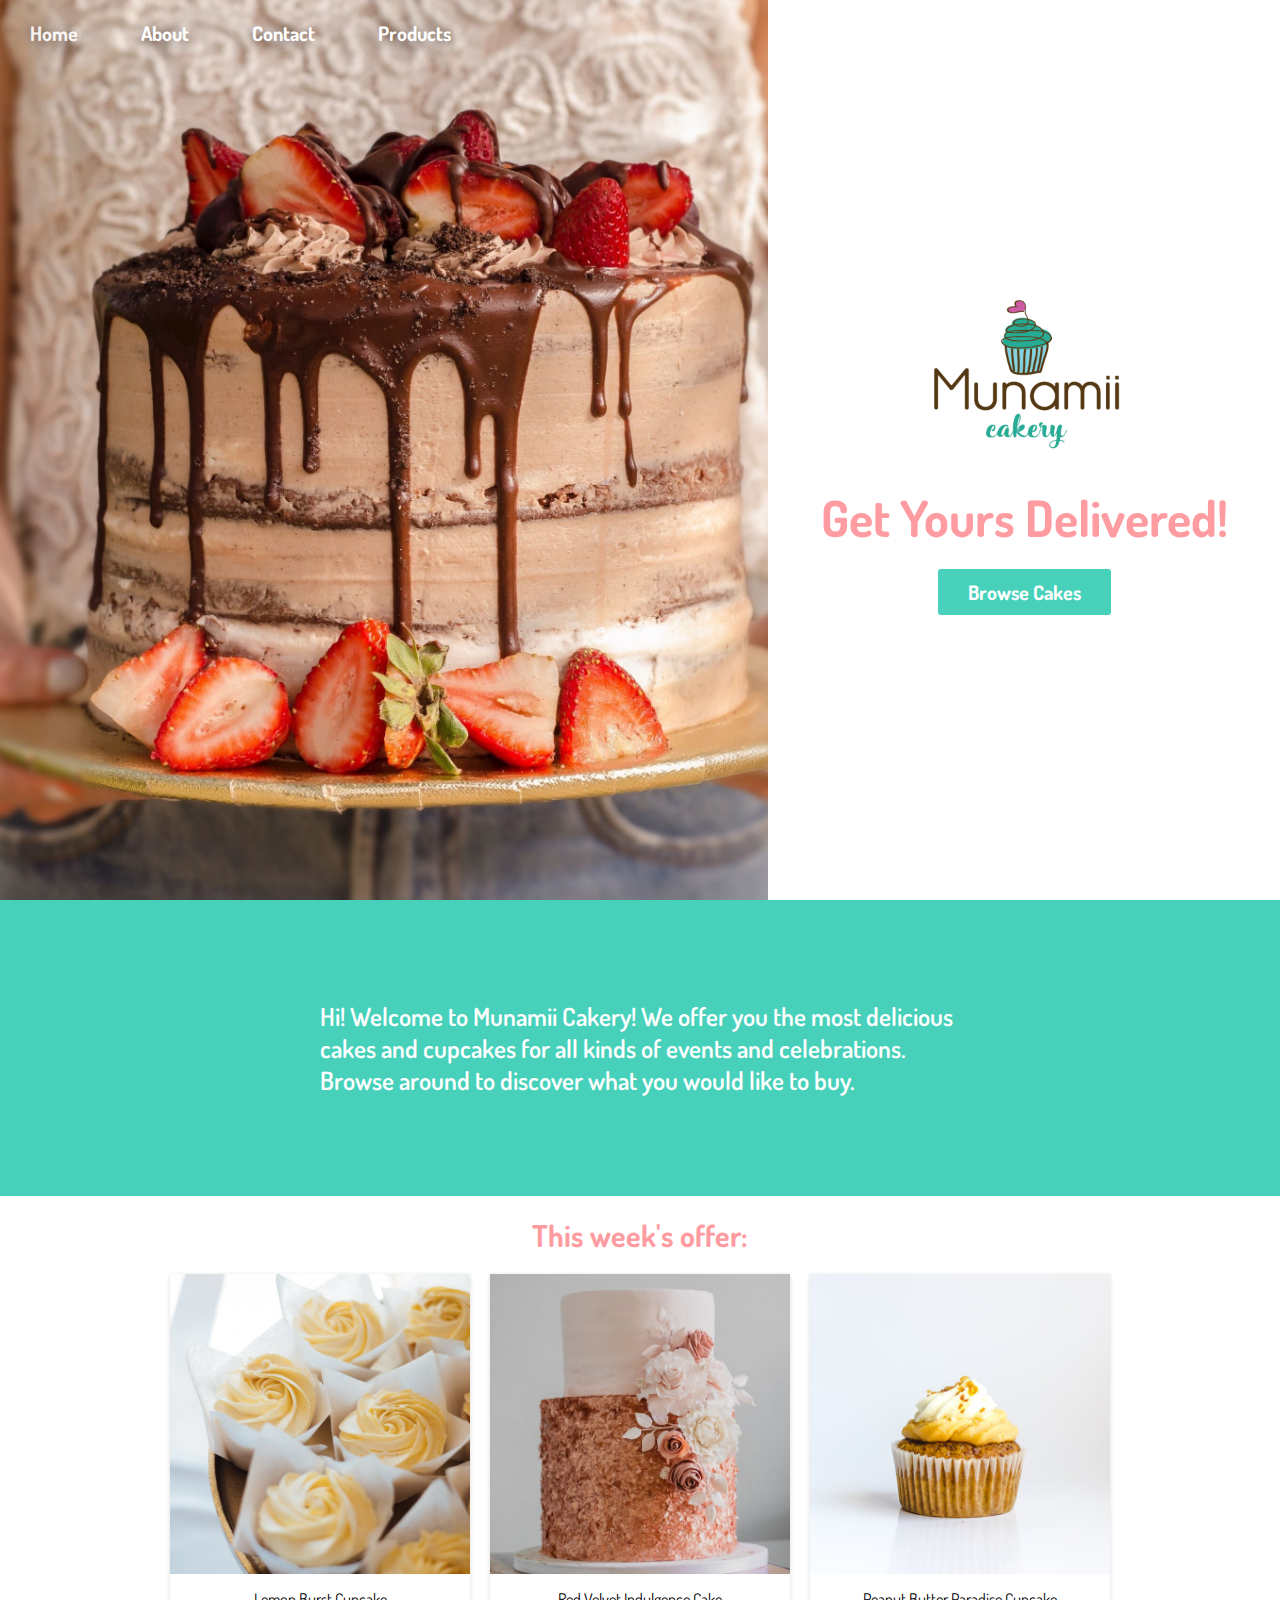
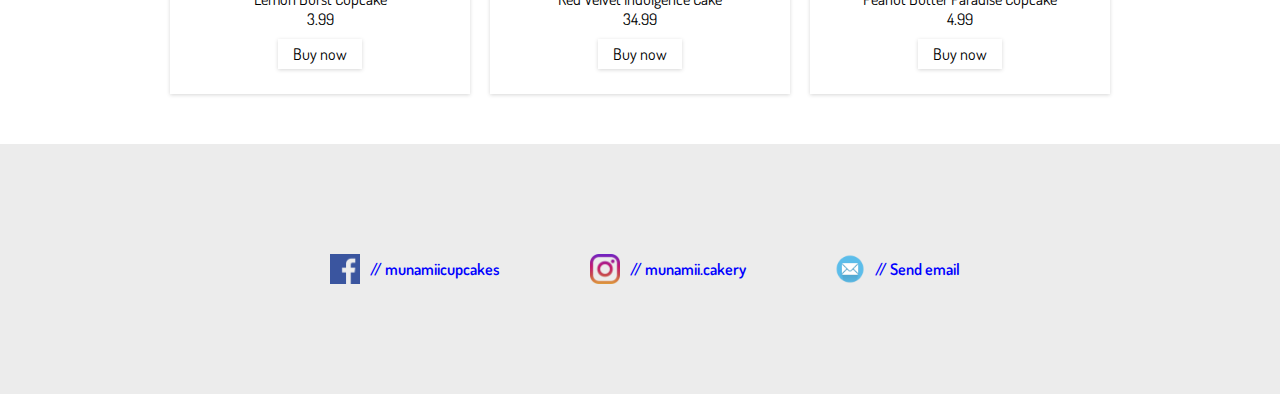
<file: index.html>
<!DOCTYPE html>
<html lang="en">
  <head>
    <meta charset="UTF-8" />
    <meta name="viewport" content="width=device-width, initial-scale=1.0" />
    <link rel="stylesheet" href="resources/css/style.css" />
    <link rel="icon" href="resources/images/favicon_munamii.png" />
    <title>Munamii Cakery</title>
  </head>
  <body>
    <nav>
      <a href="index.html">Home</a>
      <a href="pages/about.html">About</a>
      <a href="pages/contact.html">Contact</a>
      <a href="pages/products.html">Products</a>
    </nav>
    <header>
      <div class="coverImageMain"></div>
      <div class="coverCTA">
        <a href="index.html"><div class="logo"></div></a>
        <h1 class="ctaText">Get Yours Delivered!</h1>
        <a href="pages/products.html"
          ><button class="ctaButton">Browse Cakes</button></a
        >
      </div>
    </header>
    <main>
      <div class="ChosenProductsWrapper">
        <div class="pageInfoWrapper">
          <p>
            Hi! Welcome to Munamii Cakery! We offer you the most delicious cakes
            and cupcakes for all kinds of events and celebrations. Browse around
            to discover what you would like to buy.
          </p>
        </div>
        <h2>This week's offer:</h2>
        <div class="ChosenGrid"></div>
      </div>
    </main>
    <footer>
      <div class="links">
        <a href="https://www.facebook.com/munamiicupcakes/"
          ><img src="resources/images/facebook.png" alt="facebook Logo" />
          <p>// munamiicupcakes</p></a
        >
        <a href="https://www.instagram.com/munamii.cakery/"
          ><img src="resources/images/insta.png" alt="instagram Logo" />
          <p>// munamii.cakery</p></a
        >
        <a href="pages/contact.html"
          ><img src="resources/images/email.png" alt="Email Logo" />
          <p>// Send email</p></a
        >
      </div>
    </footer>
  </body>
  <script src="Js/script.js"></script>
</html>
</file>
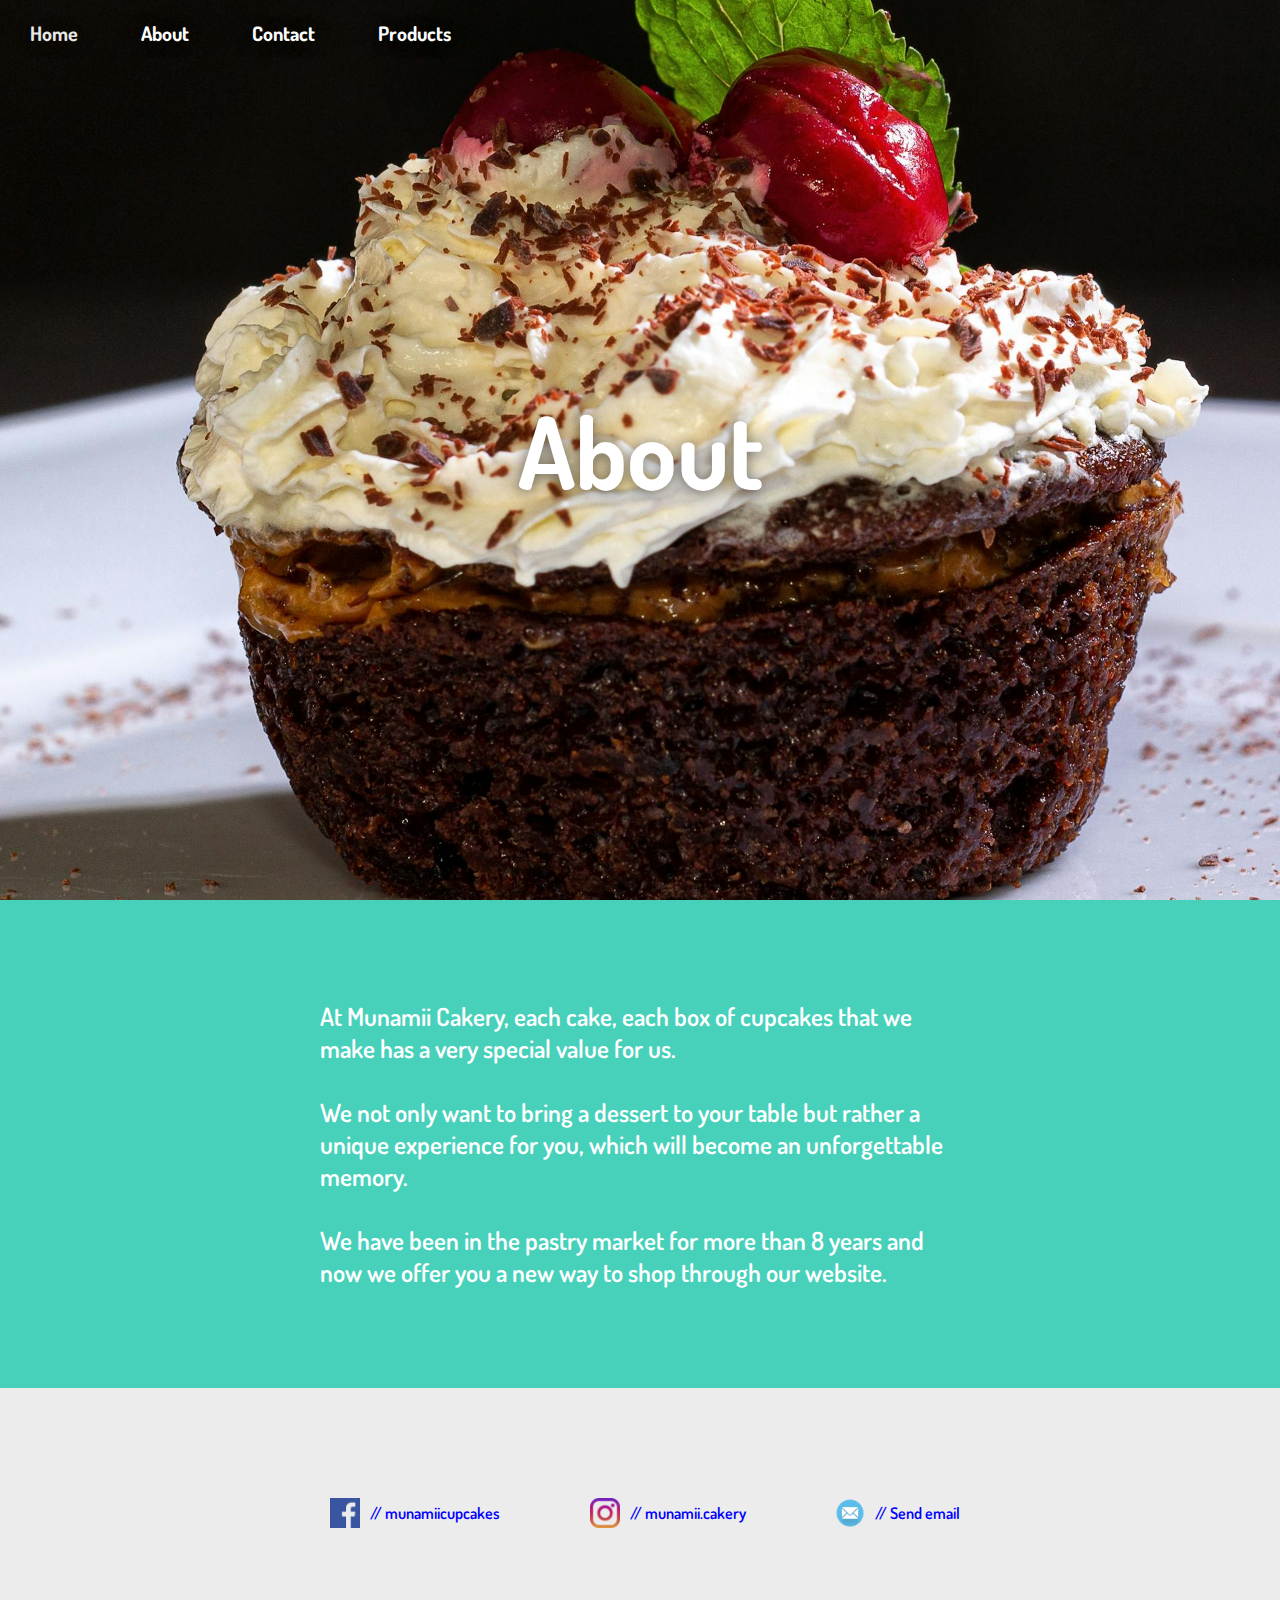
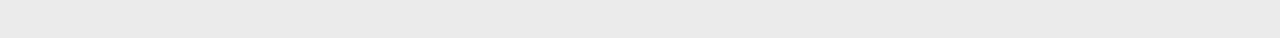
<file: pages/about.html>
<!DOCTYPE html>
<html lang="en">
  <head>
    <meta charset="UTF-8" />
    <meta name="viewport" content="width=device-width, initial-scale=1.0" />
    <link rel="stylesheet" href="../resources/css/style.css" />
    <link rel="icon" href="../resources/images/favicon_munamii.png" />
    <title>Munamii Cakery</title>
  </head>
  <body>
    <nav>
      <a href="../index.html">Home</a>
      <a href="about.html">About</a>
      <a href="contact.html">Contact</a>
      <a href="products.html">Products</a>
    </nav>
    <header>
      <div class="coverImagePages imageAbout">
        <h1>About</h1>
      </div>
    </header>
    <main>
      <div class="pageInfoWrapper">
        <p>
          At Munamii Cakery, each cake, each box of cupcakes that we make has a
          very special value for us. <br /><br />
          We not only want to bring a dessert to your table but rather a unique
          experience for you, which will become an unforgettable memory.
          <br /><br />
          We have been in the pastry market for more than 8 years and now we
          offer you a new way to shop through our website.
        </p>
      </div>
    </main>
    <footer>
      <div class="links">
        <a href="https://www.facebook.com/munamiicupcakes/"
          ><img src="../resources/images/facebook.png" alt="facebook Logo" />
          <p>// munamiicupcakes</p></a
        >
        <a href="https://www.instagram.com/munamii.cakery/"
          ><img src="../resources/images/insta.png" alt="instagram Logo" />
          <p>// munamii.cakery</p></a
        >
        <a href="contact.html"
          ><img src="../resources/images/email.png" alt="instagram Logo" />
          <p>// Send email</p></a
        >
      </div>
    </footer>
  </body>
  <script src="../Js/script.js"></script>
</html>
</file>
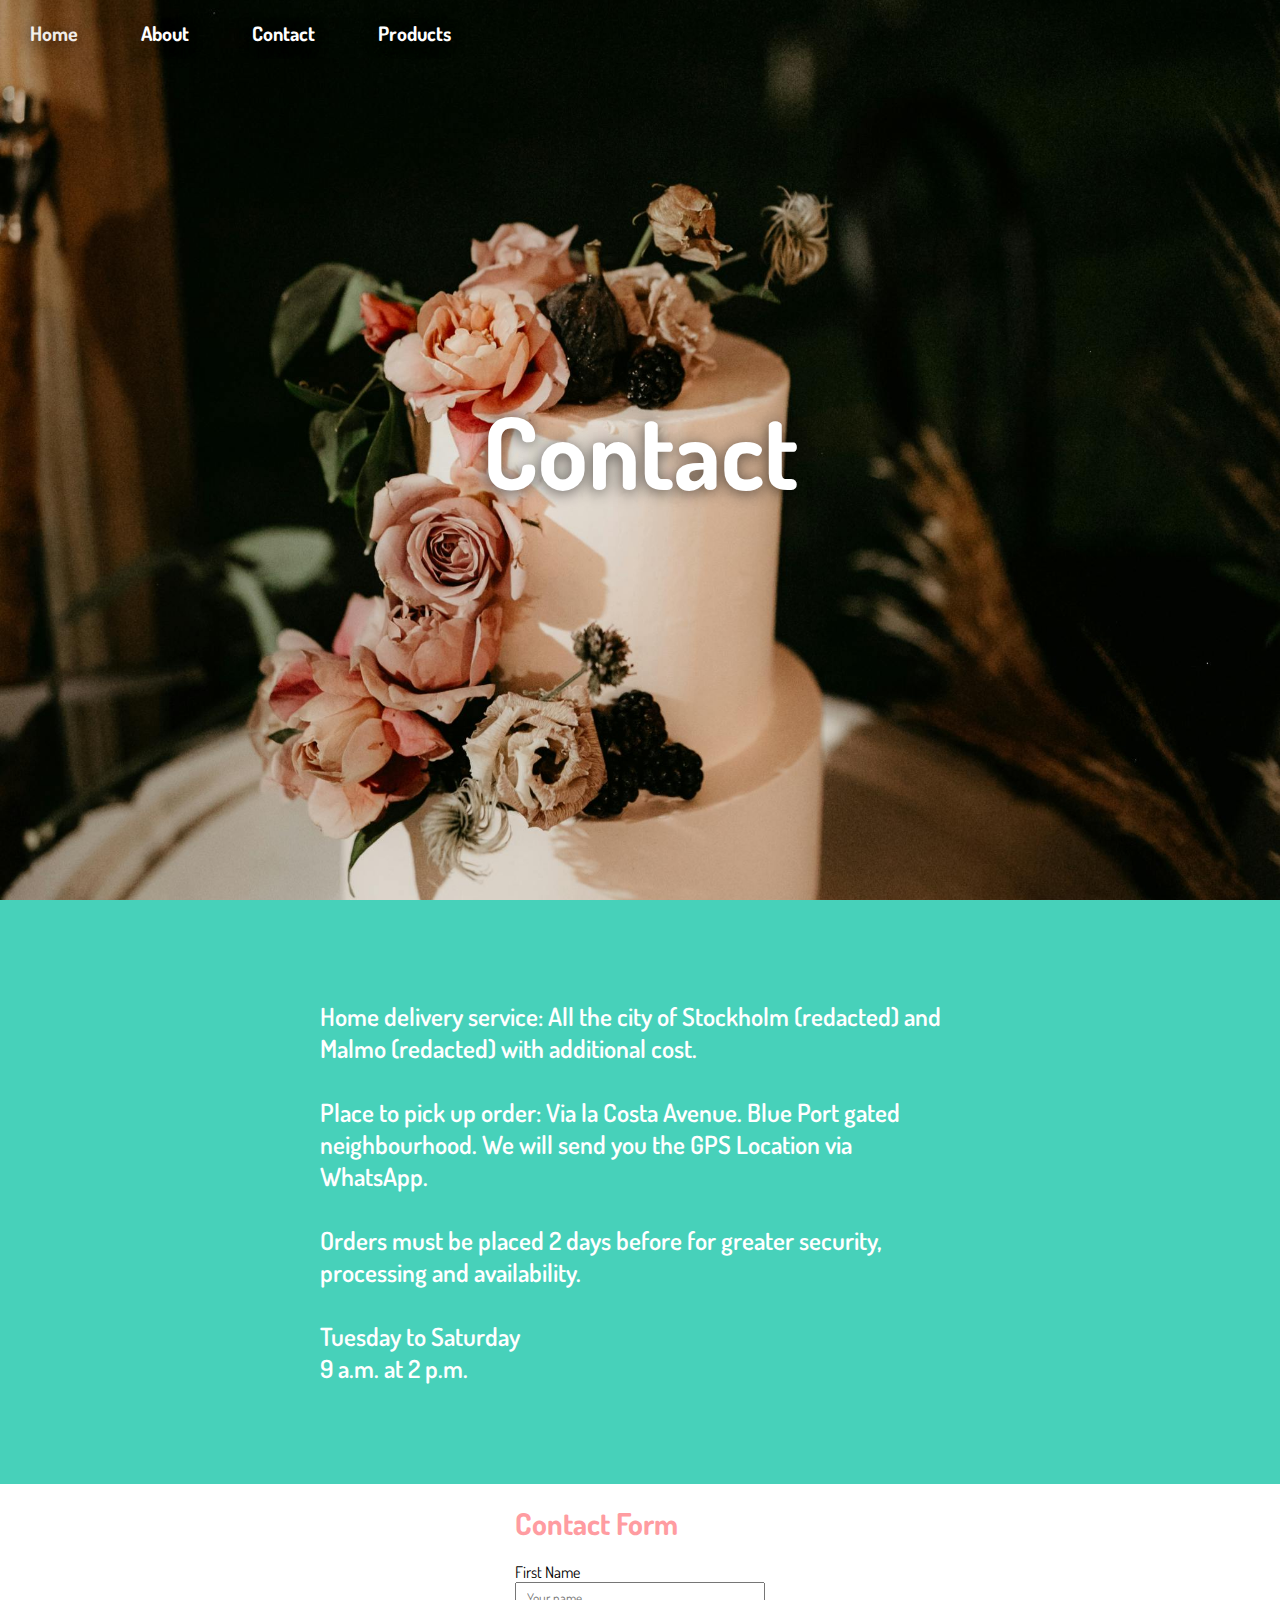
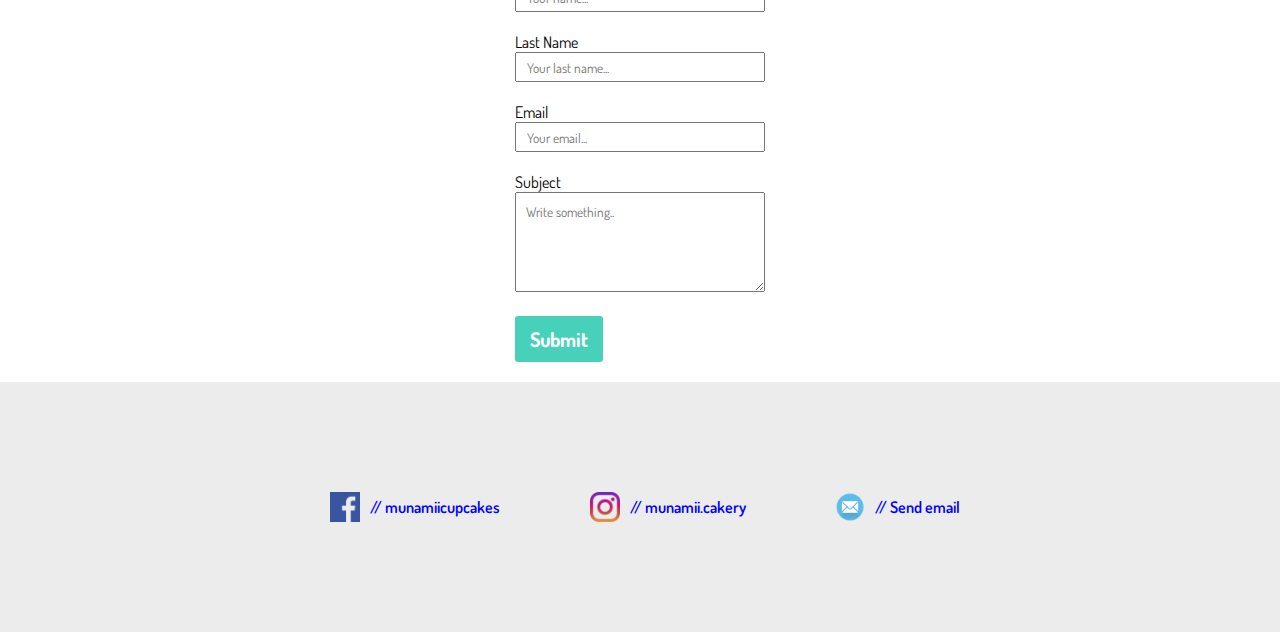
<file: pages/contact.html>
<!DOCTYPE html>
<html lang="en">
  <head>
    <meta charset="UTF-8" />
    <meta name="viewport" content="width=device-width, initial-scale=1.0" />
    <link rel="stylesheet" href="../resources/css/style.css" />
    <link rel="icon" href="../resources/images/favicon_munamii.png" />
    <title>Munamii Cakery</title>
  </head>
  <body>
    <nav>
      <a href="../index.html">Home</a>
      <a href="about.html">About</a>
      <a href="contact.html">Contact</a>
      <a href="products.html">Products</a>
    </nav>
    <header>
      <div class="coverImagePages imageContact">
        <h1>Contact</h1>
      </div>
    </header>

    <main>
      <div class="pageInfoWrapper">
        <p>
          Home delivery service: All the city of Stockholm (redacted) and Malmo
          (redacted) with additional cost. <br /><br />
          Place to pick up order: Via la Costa Avenue. Blue Port gated
          neighbourhood. We will send you the GPS Location via WhatsApp.<br /><br />
          Orders must be placed 2 days before for greater security, processing
          and availability.<br /><br />
          Tuesday to Saturday<br />
          9 a.m. at 2 p.m.
        </p>
      </div>
      <div class="formContainer">
        <form action="#">
          <h2>Contact Form</h2>
          <label for="fName">First Name</label>
          <input type="text" id="fName" placeholder="Your name..." />
          <br />
          <label for="lName">Last Name</label>
          <input type="text" id="lName" placeholder="Your last name..." />
          <br />
          <label for="email">Email</label>
          <input type="email" id="email" placeholder="Your email..." />
          <br />
          <label for="subject">Subject</label>
          <textarea
            id="subject"
            name="subject"
            placeholder="Write something.."
          ></textarea>
          <br />
          <input type="button" id="submit" value="Submit" />
        </form>
      </div>
    </main>
    <footer>
      <div class="links">
        <a href="https://www.facebook.com/munamiicupcakes/"
          ><img src="../resources/images/facebook.png" alt="facebook Logo" />
          <p>// munamiicupcakes</p></a
        >
        <a href="https://www.instagram.com/munamii.cakery/"
          ><img src="../resources/images/insta.png" alt="instagram Logo" />
          <p>// munamii.cakery</p></a
        >
        <a href="contact.html"
          ><img src="../resources/images/email.png" alt="instagram Logo" />
          <p>// Send email</p></a
        >
      </div>
    </footer>
  </body>
  <script src="../Js/script.js"></script>
</html>
</file>
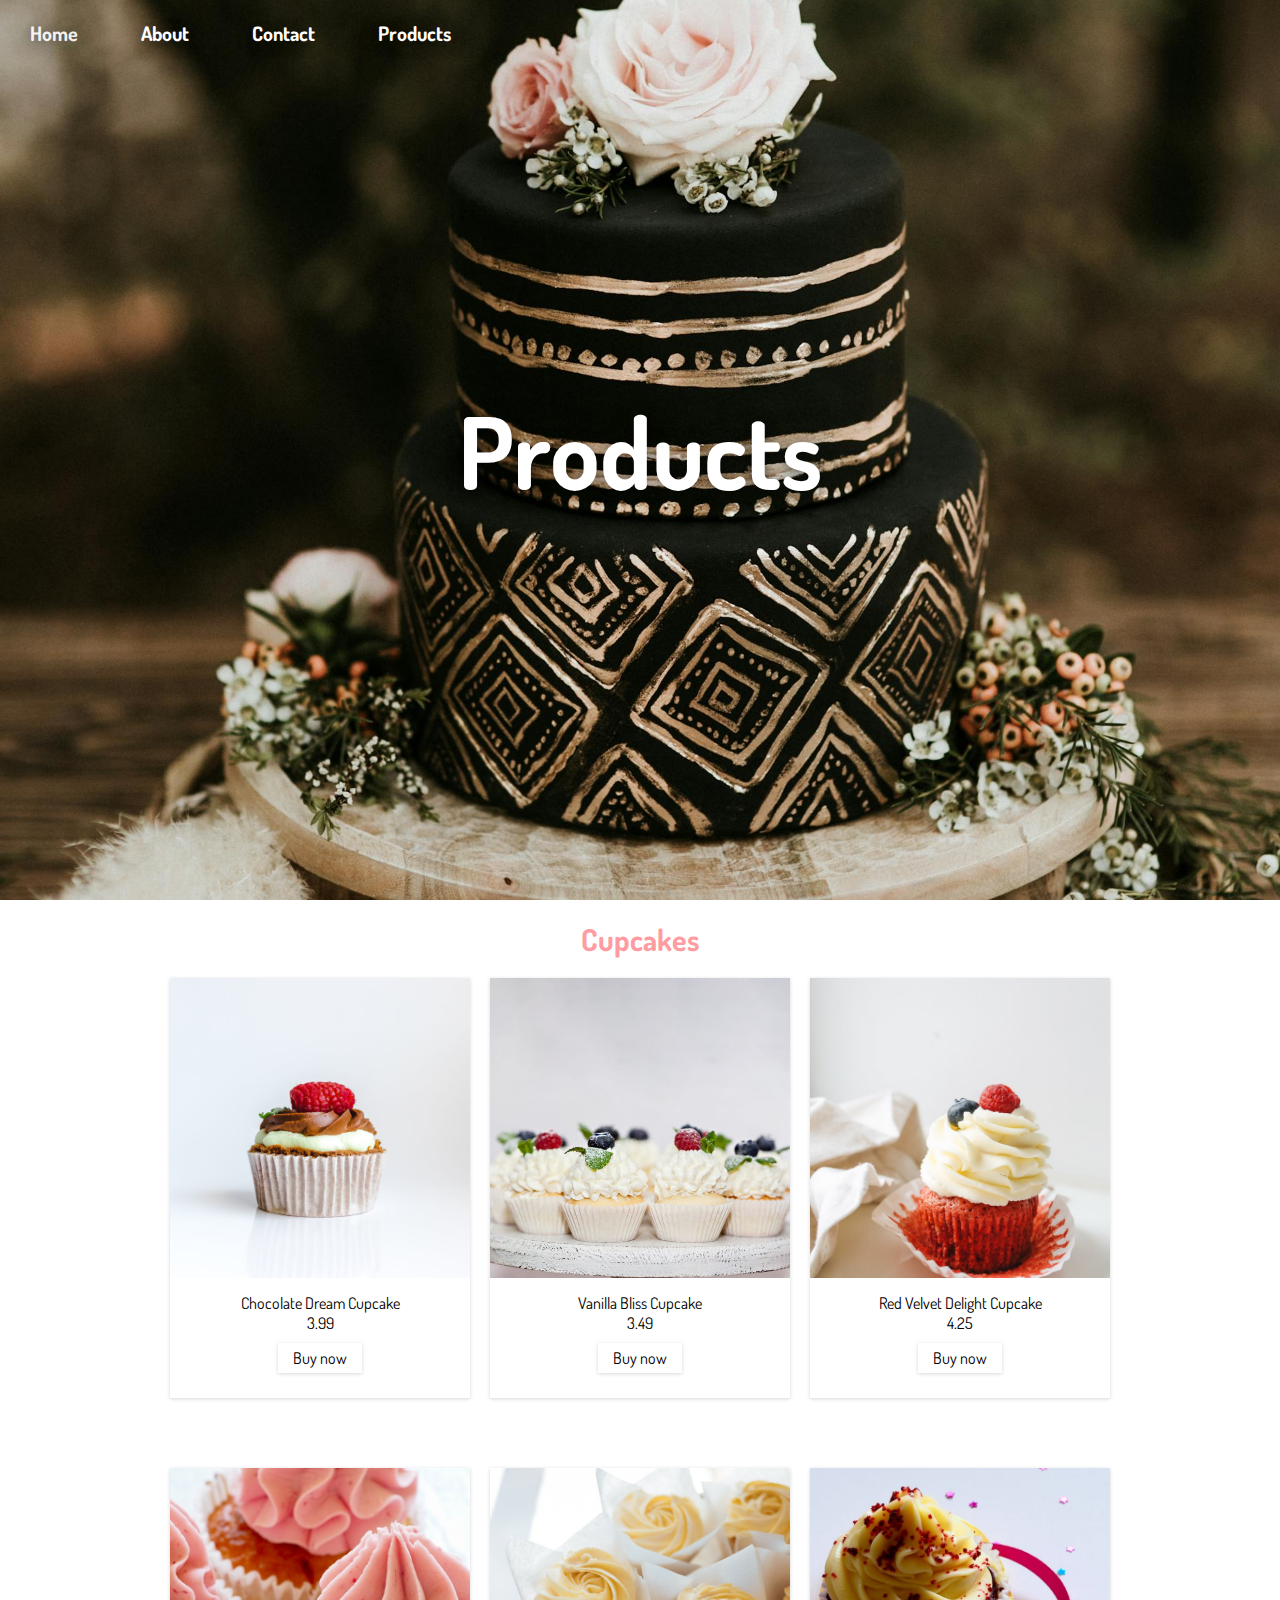
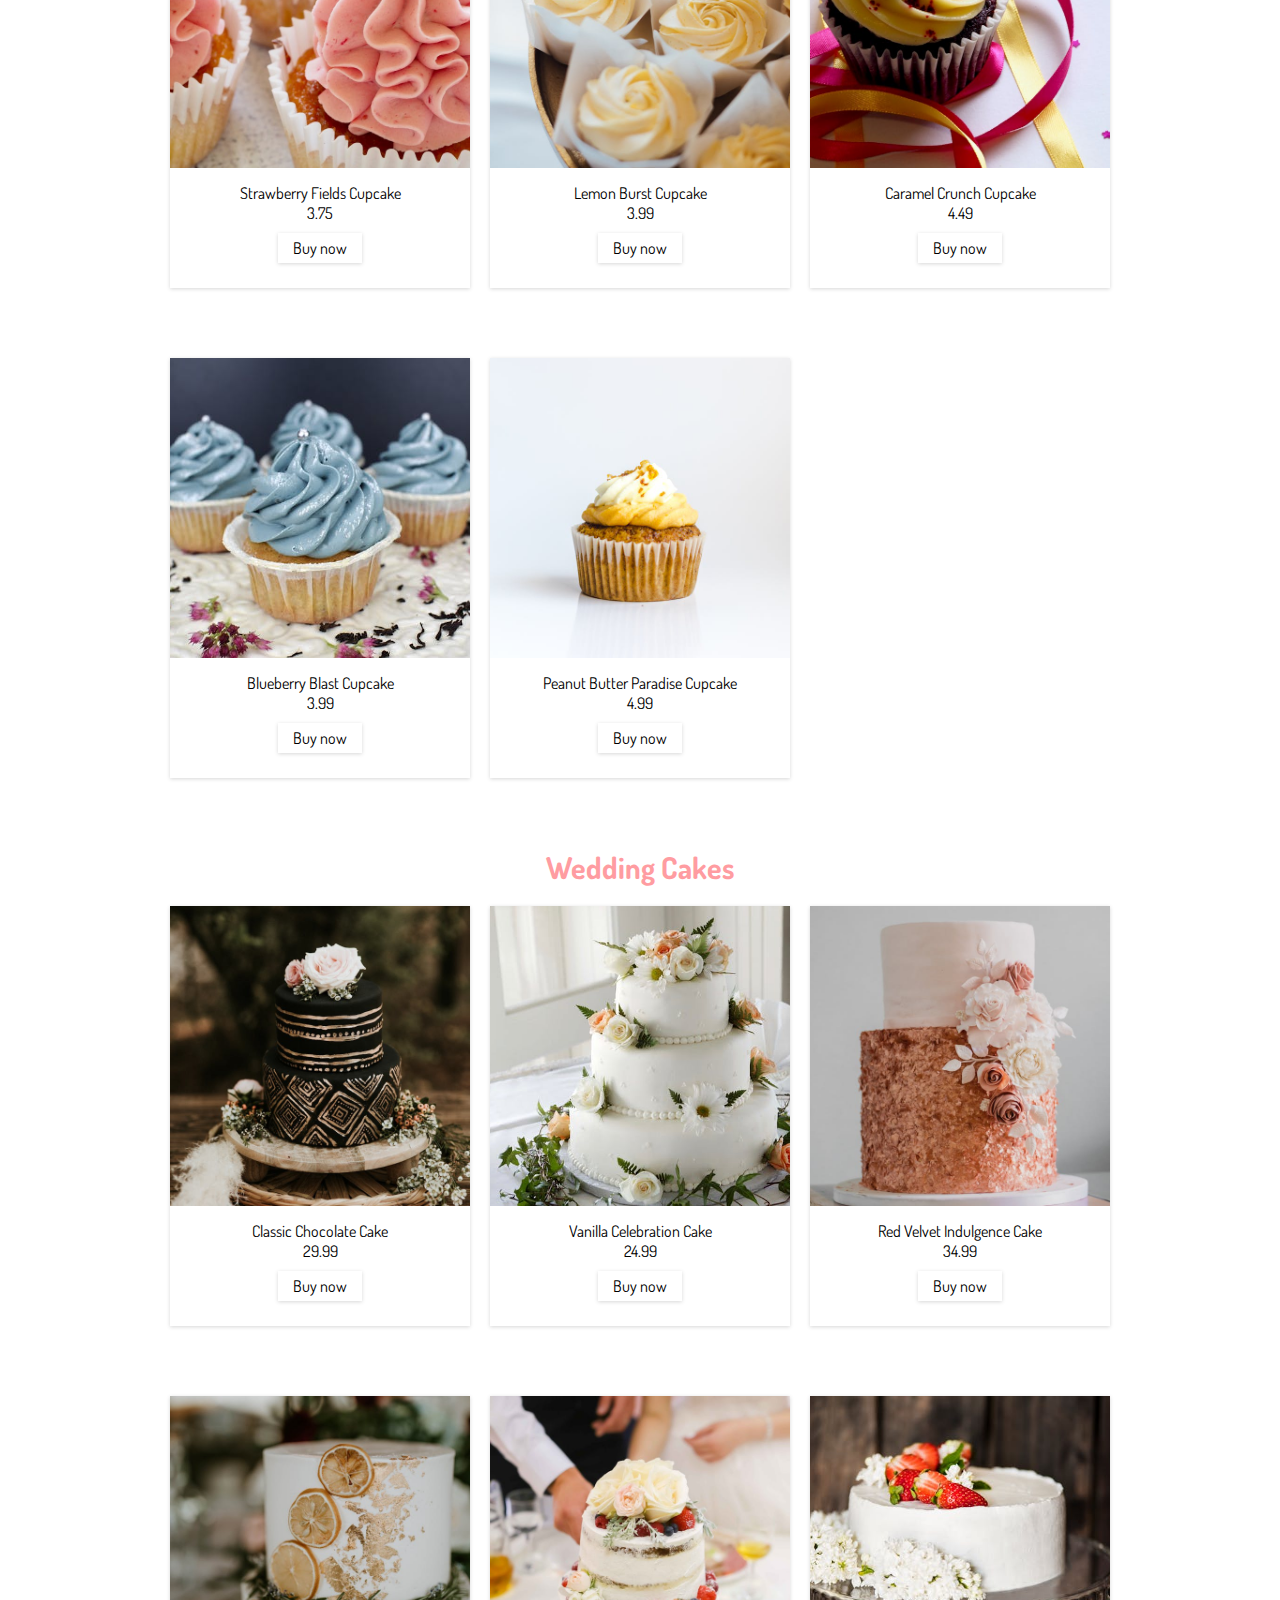
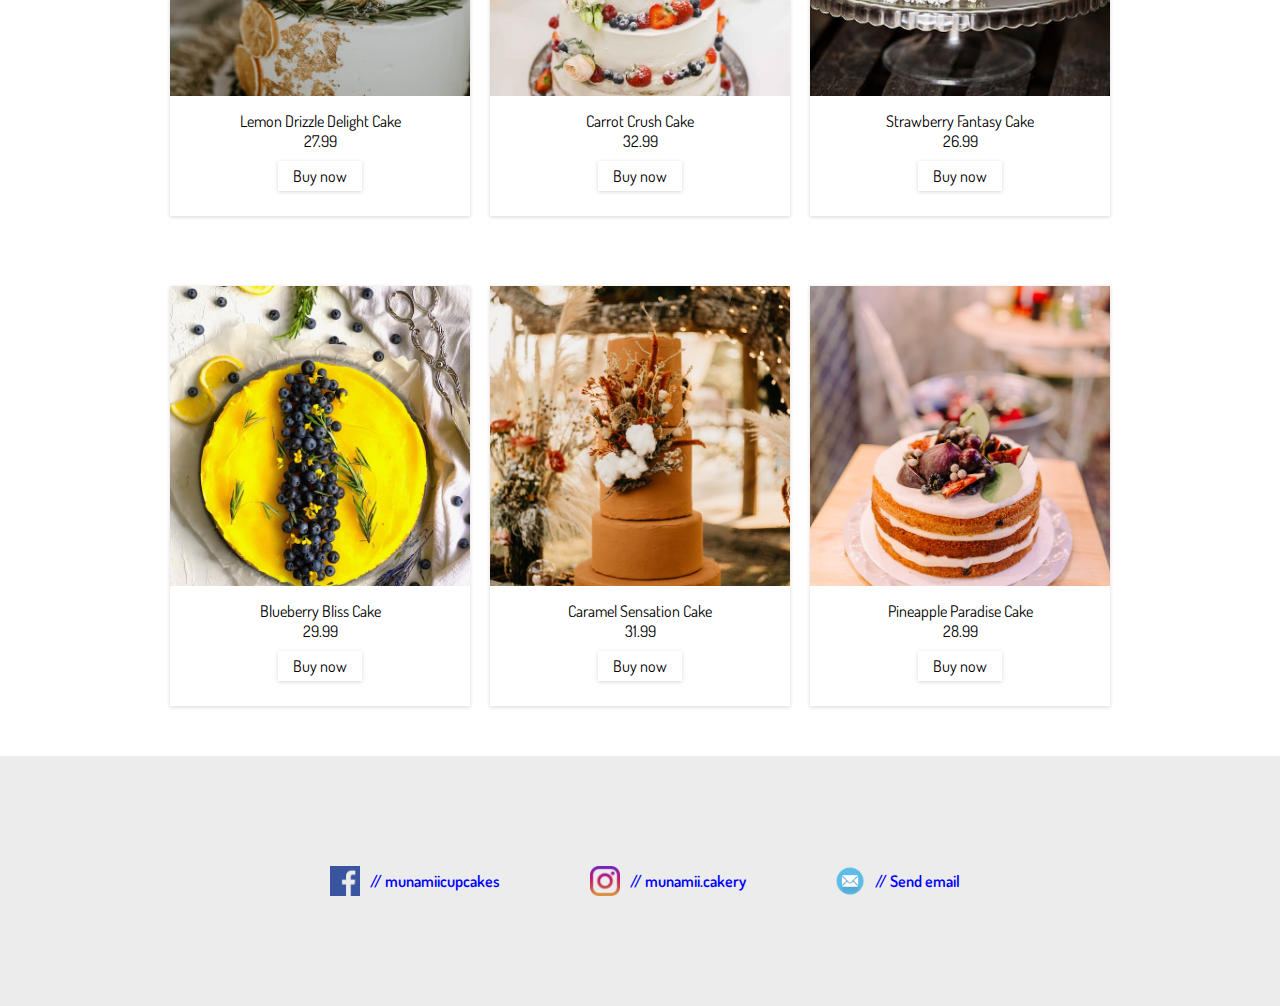
<file: pages/products.html>
<!DOCTYPE html>
<html lang="en">
  <head>
    <meta charset="UTF-8" />
    <meta name="viewport" content="width=device-width, initial-scale=1.0" />
    <link rel="stylesheet" href="../resources/css/style.css" />
    <link rel="icon" href="../resources/images/favicon_munamii.png" />
    <title>Munamii Cakery</title>
  </head>
  <body>
    <nav>
      <a href="../index.html">Home</a>
      <a href="about.html">About</a>
      <a href="contact.html">Contact</a>
      <a href="products.html">Products</a>
    </nav>
    <header>
      <div class="coverImagePages imageProd">
        <h1>Products</h1>
      </div>
    </header>
    <div class="cupcakeWrapper">
      <h2>Cupcakes</h2>
      <div class="cupcakeGrid"></div>
    </div>
    <div class="cakeWrapper">
      <h2>Wedding Cakes</h2>
      <div class="cakeGrid"></div>
    </div>
    <footer>
      <div class="links">
        <a href="https://www.facebook.com/munamiicupcakes/"
          ><img src="../resources/images/facebook.png" alt="facebook Logo" />
          <p>// munamiicupcakes</p></a
        >
        <a href="https://www.instagram.com/munamii.cakery/"
          ><img src="../resources/images/insta.png" alt="instagram Logo" />
          <p>// munamii.cakery</p></a
        >
        <a href="contact.html"
          ><img src="../resources/images/email.png" alt="instagram Logo" />
          <p>// Send email</p></a
        >
      </div>
    </footer>
  </body>
  <script src="../Js/script.js"></script>
</html>
</file>
<file: resources/css/style.css>
@import url(https://fonts.googleapis.com/css?family=Dosis:200,300,regular,500,600,700,800);

:root {
  --color-title: rgb(255, 156, 161);
  --color-white: rgb(255, 255, 255);
  --color-black: rgb(53, 57, 53);
  --color-gray: rgb(236, 236, 236);
  --color-CallToAction: rgba(71, 209, 186, 1);
  --font-fontfamily: "Dosis", sans-serif;
  --font-weight-large: 700;
  --font-weight-medium: 600;
  --text-Shadow: -1px 2px 15px #00000096;
}

* {
  margin: 0;
  padding: 0;
  box-sizing: border-box;
  font-family: var(--font-fontfamily);
}

nav {
  position: absolute;
  z-index: 30;
  top: 20px;
  left: 0px;
  transition: 0.3s linear;
  -webkit-transition: 0.3s linear;
  -moz-transition: 0.3s linear;
  -ms-transition: 0.3s linear;
  -o-transition: 0.3s linear;
}
nav a {
  text-decoration: none;
  color: var(--color-white);
  font-weight: var(--font-weight-large);
  font-size: 20px;
  padding: 30px;
  text-shadow: var(--text-Shadow);
}
nav a:hover {
  opacity: 0.9;
}

header {
  display: flex;
  height: 100vh;
}

header h1 {
  color: var(--color-title);
  font-weight: var(--font-weight-large);
}

.coverImageMain {
  width: 60%;
  height: 100%;
  background-image: url(../images/coverfoto-cake.jpg);
  background-position: center;
  background-repeat: no-repeat;
  background-size: cover;
}
.coverImagePages {
  display: flex;
  justify-content: center;
  align-items: center;
  width: 100%;
  height: 100%;
  background-position: center;
  background-repeat: no-repeat;
  background-size: cover;
}
.imageAbout {
    background-image: url(../images/Cover_about.jpg);
}
.imageContact{
    background-image: url(../images/Cover_contact.jpg);
}
.imageProd{
    background-image: url(../images/Cover_prod.jpg);
}
.coverImagePages h1 {
  font-size: 100px;
  color: var(--color-white);
  text-shadow: var(--text-Shadow);
}

.coverCTA {
  width: 40%;
  display: flex;
  flex-direction: column;
  justify-content: center;
  align-items: center;
}
.logo {
  width: 200px;
  height: 200px;
  background-image: url(../images/logo_munamii.png);
  background-position: center;
  background-repeat: no-repeat;
  background-size: cover;
}
.ctaText {
  font-size: 50px;
  margin-bottom: 20px;
}
.ctaButton {
  background-color: var(--color-CallToAction);
  color: var(--color-white);
  font-weight: var(--font-weight-large);
  font-size: 20px;
  padding: 10px 30px;
  border: none;
  outline: none;
  box-shadow: none;
  border-radius: 3px;
  -webkit-border-radius: 3px;
  -moz-border-radius: 3px;
  -ms-border-radius: 3px;
  -o-border-radius: 3px;
}
.ctaButton:hover {
  opacity: 0.9;
  cursor: pointer;
}
.ctaButton:active {
  scale: 0.95;
}
.pageInfoWrapper {
  background-color: var(--color-CallToAction);
  width: 100%;
}
.pageInfoWrapper > p {
  padding: 100px 0;
  font-size: 25px;
  font-weight: var(--font-weight-medium);
  color: var(--color-white);
  width: 50%;
}
.ChosenProductsWrapper,
.pageInfoWrapper {
  display: flex;
  flex-direction: column;
  justify-content: center;
  align-items: center;
}
.ChosenProductsWrapper h2 {
  font-size: 30px;
  padding: 20px 0;
  color: var(--color-title);
}
.cakeCard {
  width: 300px;
  box-shadow: rgba(0, 0, 0, 0.16) 0px 1px 4px;
  display: flex;
  flex-direction: column;
  justify-content: center;
  align-items: center;
  margin-bottom: 50px;
}
.imageContainter {
  width: 100%;
  overflow: hidden;
}
.cakeCard .image {
  width: 100%;
  height: 300px;
  background-image: url(../images/cake.jpg);
  background-position: center;
  background-repeat: no-repeat;
  background-size: cover;
  transition: .5s ease-in-out;
  -webkit-transition: .5s ease-in-out;
  -moz-transition: .3s ease-in-out;
  -ms-transition: .5s ease-in-out;
  -o-transition: .5s ease-in-out;
}
.cakeCard .cakeInfo {
  display: flex;
  flex-direction: column;
  justify-content: center;
  align-items: center;
  padding: 15px 0;
}
.cakeCard .image:hover {
  scale: 1.4;
}

.cakeInfo .button {
  margin: 10px 10px;
  padding: 5px 15px;
  box-shadow: rgba(0, 0, 0, 0.16) 0px 1px 4px;
}
.cakeInfo .button:hover {
  background-color: var(--color-CallToAction);
  color: var(--color-white);
  cursor: pointer;
}
.cupcakeWrapper,
.cakeWrapper {
  display: flex;
  flex-direction: column;
  justify-content: center;
  align-items: center;
}
.cupcakeWrapper h2,
.cakeWrapper h2 {
  font-size: 30px;
  padding: 20px 0;
  color:var(--color-title);
}
.cupcakeGrid,
.cakeGrid,
.ChosenGrid {
  display: grid;
  grid-template-columns: repeat(3, 1fr);
  gap: 20px;
  background-color: var(--color-white);
}
.formContainer {
  width: 100vw;
  display: flex;
  flex-direction: column;
  justify-content: center;
  align-items: center;
}
.formContainer h2 {
  font-size: 30px;
  padding: 20px 0;
  color: var(--color-title);
}
.formContainer label {
  display: block;
}
.formContainer input {
  width: 250px;
  height: 30px;
  margin-bottom: 20px;
  padding: 10px;
}
.formContainer textarea {
  width: 250px;
  height: 100px;
  margin-bottom: 20px;
  padding: 10px;
}
.formContainer #submit {
  background-color: var(--color-CallToAction);
  color: var(--color-white);
  font-weight: var(--font-weight-large);
  font-size: 20px;
  width: inherit;
  height: inherit;
  padding: 10px 15px;
  margin: 0x 0 20px 0;
  border: none;
  outline: none;
  box-shadow: none;
  border-radius: 3px;
  -webkit-border-radius: 3px;
  -moz-border-radius: 3px;
  -ms-border-radius: 3px;
  -o-border-radius: 3px;
}
.formContainer #submit:hover {
  opacity: 0.9;
  cursor: pointer;
}
.formContainer #submit:active {
  scale: 0.95;
}
footer {
  display: flex;
  flex-direction: column;
  justify-content: center;
  align-items: center;
  height: 250px;
  background-color: var(--color-gray);
}
footer img {
  width: 30px;
  margin: 0 10px;
}
footer .links {
  display: flex;
  justify-content: space-between;
  align-items: center;
  width: 50%;
}
footer .links a {
  display: flex;
  justify-content: center;
  align-items: center;
  text-decoration: none;
  color: blue;
  font-weight: var(--font-weight-medium);
  transition: 0.3s linear;
  -webkit-transition: 0.3s linear;
  -moz-transition: 0.3s linear;
  -ms-transition: 0.3s linear;
  -o-transition: 0.3s linear;
}
footer .links a:hover {
  scale: 1.05;
}

@media (max-width: 1050px) {
  header {
    flex-direction: column;
  }
  .coverImageMain {
    width: 100%;
  }
  .coverCTA {
    position: absolute;
    width: 100%;
    background-color: rgba(0, 0, 0, 0.601);
    height: 100%;
  }
  .cupcakeGrid,
  .cakeGrid,
  .ChosenGrid {
    grid-template-columns: repeat(2, 1fr);
  }
  .pageInfoWrapper > p {
    width: 80%;
  }
  footer .links {
    width: 80%;
  }
  nav {
    top: 40px;
    margin-left: auto;
    margin-right: auto;
    left: 0;
    right: 0;
    text-align: center;
  }
}
@media (max-width: 650px) {
  .cupcakeGrid,
  .cakeGrid,
  .ChosenGrid {
    grid-template-columns: repeat(1, 1fr);
  }

  nav a {
    padding: 20px;
  }
  footer .links a {
    display: block;
  }
}
</file>
